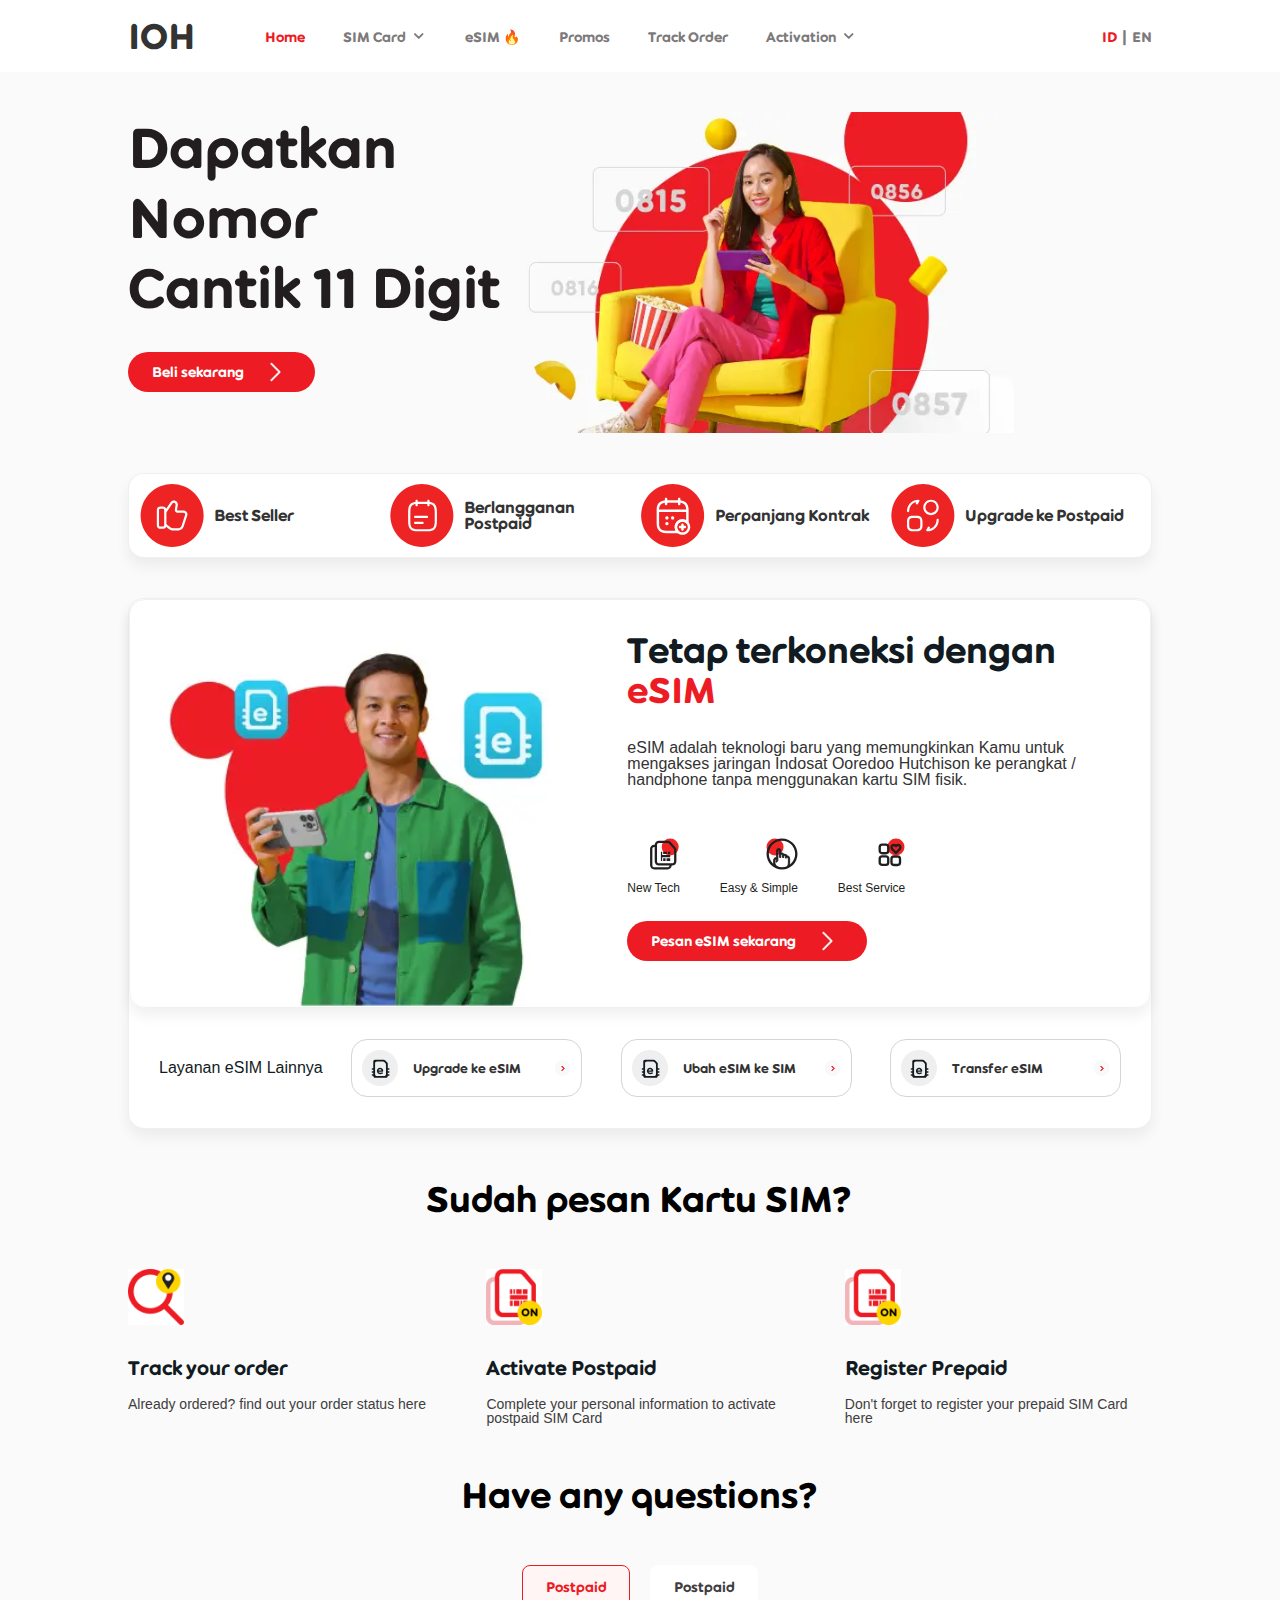
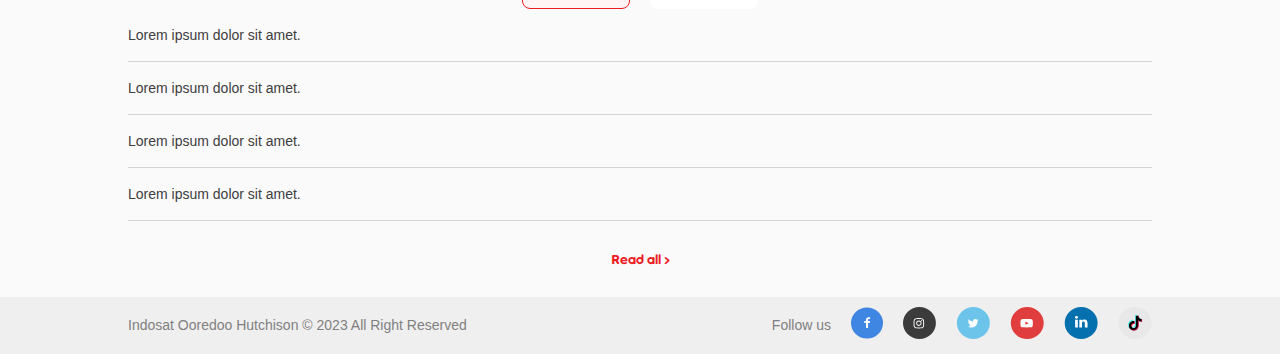
<file: index.html>
<!DOCTYPE html>
<html lang="id">
    <head>
        <meta charset="UTF-8">
        <meta name="viewport" content="width=device-width, initial-scale=1.0">
        <meta name=description content="IOH Web Store Landing Page">
        <title>IOH</title>
        <link rel="stylesheet" href="styles.css">
    </head>
    <body>
        <!-- Navigation Menu -->
        <header>
            <img id="menu-bar" src="svg/menu_bar.svg" alt="Menu Bar Icon"/>
            <a href="#">
                <h1 id="logo">
                    IOH
                </h1>
            </a>
            <nav tabindex="-1">
                <a href="#" class="active">Home</a>
                <a href="#">
                    SIM Card
                    <img src="svg/down_arrow.svg" alt="Down Arrow"/>
                </a>
                <a href="#">eSIM 🔥</a>
                <a href="#">Promos</a>
                <a href="#">Track Order</a>
                <a href="#">
                    Activation
                    <img src="svg/down_arrow.svg" alt="Down Arrow"/>
                </a>
            </nav>
            <div id="languages">
                <button id="id-button" type="button">ID</button>
                <span id="separator">|</span>
                <button id="en-button" type="button" class="active">EN</button>
            </div>
        </header>

        <main>
            <!-- Hero Section -->
            <section class="hero">
                <div>
                    <h2 lang="id">Dapatkan Nomor Cantik 11 Digit</h2>
                    <h2 lang="en">Grab Fast! 11-Digit Personlized Number</h2>
                    <button type="button">
                        <span lang="id">Beli sekarang</span>
                        <span lang="en">Buy now</span>
                        <img alt="Right Arrow" src="svg/arrow_right.svg"/>
                    </button>
                </div>
                <img src="image/hero.webp" alt="Promotional Image">
            </section>

            <!-- Feature List -->
            <section class="features">
                <div class="feature">
                    <img src="svg/best_seller.svg" alt="Best Seller"/>
                    <span lang="id">Best Seller</span>
                    <span lang="en">Best Seller</span>
                </div>
                <div class="feature">
                    <img src="svg/subscribe_postpaid.svg" alt="Subscribe Postpaid"/>
                    <span lang="id">Berlangganan Postpaid</span>
                    <span lang="en">Subscribe Postpaid</span>
                </div>
                <div class="feature">
                    <img src="svg/contract_renewal.svg" alt="Contract Renewal"/>
                    <span lang="id">Perpanjang Kontrak</span>
                    <span lang="en">Contract Renewal</span>
                </div>
                <div class="feature">
                    <img src="svg/upgrade_to_postpaid.svg" alt="Upgrade to Postpaid"/>
                    <span lang="id">Upgrade ke Postpaid</span>
                    <span lang="en">Upgrade to Postpaid</span>
                </div>
            </section>

            <!-- eSIM Section -->
            <section class="esim">
                <div>
                    <div>
                        <img src="image/e-sim.webp" alt="eSIM"/>
                        <div id="container-large">
                            <h2 lang="id">Tetap terkoneksi dengan <span>eSIM</span></h2>
                            <h2 lang="en">Stay connected with <span>eSIM</span></h2>
                            <p lang="id">eSIM adalah teknologi baru yang memungkinkan Kamu untuk mengakses jaringan Indosat Ooredoo Hutchison ke perangkat / handphone tanpa menggunakan kartu SIM fisik.</p>
                            <p lang="en">eSIM is a new technology that allows you to access the Indosat Ooredoo Hutchison network to devices/mobile phones without using a physical SIM card.</p>
                            <ul>
                                <li><img src="svg/new_tech.svg" alt="">New Tech</li>
                                <li><img src="svg/easy_&_simple.svg" alt="">Easy & Simple</li>
                                <li><img src="svg/best_service.svg" alt="">Best Service</li>
                            </ul>
                            <button id="order-button" type="button">
                                <span lang="id">Pesan eSIM sekarang</span>
                                <span lang="en">Buy eSIM</span>
                                <img src="svg/arrow_right.svg" alt="Right Arrow"/>
                            </button>
                        </div>
                    </div>
                    <div>
                        <p>Layanan eSIM Lainnya</p>
                        <div id="container-small">
                            <button type="button">
                                <span><img src="svg/e-sim.svg" alt="Upgrade e-SIM"/>
                                    <span lang="id">Upgrade ke eSIM</span>
                                    <span lang="en">Upgrade to eSIM</span>
                                </span>
                                <img src="svg/small-right-arrow.svg" alt="Small Right Arrow">
                            </button>
                            <button type="button">
                                <span><img src="svg/e-sim.svg" alt="Change e-SIM"/>
                                    <span lang="id">Ubah eSIM ke SIM</span>
                                    <span lang="en">eSIM to SIM</span>
                                </span>
                                <img src="svg/small-right-arrow.svg" alt="Small Right Arrow">
                            </button>
                            <button type="button">
                                <span><img src="svg/e-sim.svg" alt="Transfer e-SIM"/>
                                    <span lang="id">Transfer eSIM</span>
                                    <span lang="en">Transfer eSIM</span>
                                </span>
                                <img src="svg/small-right-arrow.svg" alt="Small Right Arrow">
                            </button>
                        </div>
                    </div>
                </div>
            </section>

            <!-- Order Section -->
            <section class="order">
                <h2 lang="id">Sudah pesan Kartu SIM?</h2>
                <h2 lang="en">Already place an order SIM card?</h2>
                <div>
                    <div>
                        <img src="image/track-your-order.png" alt="Track Your Order"/>
                        <h3>Track your order</h3>
                        Already ordered? find out your order status here
                    </div>
                    <div>
                        <img src="image/activate-postpaid.png" alt="Activate Postpaid"/>
                        <h3>Activate Postpaid</h3>
                        Complete your personal information to activate postpaid SIM Card
                    </div>
                    <div>
                        <img src="image/activate-postpaid.png" alt="Register Postpaid"/>
                        <h3>Register Prepaid</h3>
                        Don't forget to register your prepaid SIM Card here
                    </div>
                </div>
            </section>

            <!-- FAQ Section -->
            <section class="faq">
                <h2>Have any questions?</h2>
                <div>
                    <button type="button" class="active">Postpaid</button>
                    <button type="button">Postpaid</button>
                </div>
                <ul>
                    <li>Lorem ipsum dolor sit amet.</li>
                    <li>Lorem ipsum dolor sit amet.</li>
                    <li>Lorem ipsum dolor sit amet.</li>
                    <li>Lorem ipsum dolor sit amet.</li>
                </ul>
                <button type="button">Read all ></button>
            </section>
        </main>

        <!-- Footer -->
        <footer>
            Indosat Ooredoo Hutchison © 2023 All Right Reserved
            <span class="social-media">
                <span>Follow us</span>
                <a href="#"><img src="svg/facebook.svg" alt="facebook"/></a>
                <a href="#"><img src="svg/instagram.svg" alt="instagram"/></a>
                <a href="#"><img src="svg/twitter.svg" alt="twitter"/></a>
                <a href="#"><img src="svg/youtube.svg" alt="youtube"/></a>
                <a href="#"><img src="svg/linkedin.svg" alt="linkedin"/></a>
                <a href="#"><img src="svg/tiktok.svg" alt="tiktok"/></a>
            </span>
        </footer>

        <script src="scripts.js"></script>
    </body>
</html>
</file>
<file: styles.css>
html,body,div,span,applet,object,iframe,h1,h2,h3,h4,h5,h6,p,blockquote,pre,a,abbr,acronym,address,big,cite,code,del,dfn,em,img,ins,kbd,q,s,samp,small,strike,strong,sub,sup,tt,var,b,u,i,center,dl,dt,dd,ol,ul,li,fieldset,form,label,legend,table,caption,tbody,tfoot,thead,tr,th,td,article,aside,canvas,details,embed,figure,figcaption,footer,header,hgroup,menu,nav,output,ruby,section,summary,time,mark,audio,video{margin:0;padding:0;border:0;font-size:100%;font:inherit;vertical-align:baseline}article,aside,details,figcaption,figure,footer,header,hgroup,menu,nav,section{display:block}body{line-height:1}ol,ul{list-style:none}blockquote,q{quotes:none}blockquote:before,blockquote:after,q:before,q:after{content:'';content:none}table{border-collapse:collapse;border-spacing:0}@font-face{font-family:ooredoo;src:url("font/ooredoo-heavy.ttf"),url("font/ooredoo-heavy-webfont.woff2") format("woff2"),url("font/ooredoo-heavy-webfont.woff") format("woff");font-weight:normal;font-style:normal}html,*{font-family:ooredoo, serif;color:#333}body{background:#FAFAFA}button{color:inherit;cursor:pointer}a{text-decoration:none}html[lang=en] [lang=id],html[lang=id] [lang=en]{display:none !important}header{display:flex;justify-content:space-between;align-items:center;padding-left:10%;padding-right:10%;height:72px;background:#FFFFFF;margin-bottom:40px}header #menu-bar{display:none}header #logo{font-size:36px}header nav{display:flex;width:75%;gap:5%}header nav a{display:inline-flex;align-items:center;font-size:14px;line-height:17px;color:#7C7A7B}header nav a img{margin-left:5px;width:16px;height:16px}header #languages{display:flex;gap:0;color:#7C7A7B}header #languages button{font-size:14px;line-height:17px;padding:0;border:none;background:none}header #languages #id-button{padding-right:5px}header #languages #en-button{padding-left:5px}header #languages #separator{color:#7C7A7B}header .active{color:#ED1C24}main{padding-left:10%;padding-right:10%}main section{margin-bottom:40px}main section:last-child{margin-bottom:0}main section.hero{display:flex}main section.hero h2{width:374px;font-family:'ooredoo', serif;font-style:normal;font-weight:900;font-size:56px;line-height:70px;color:#221E20}main section.hero button{display:flex;align-items:center;padding:10px 24px;gap:15px;height:40px;background:#ED1C24;border-radius:32px;border-style:none;margin-top:30px;margin-bottom:30px}main section.hero button span{font-size:14px;line-height:20px;text-align:center;color:#FFFFFF}main section.hero button img{width:32px;height:32px;margin:0}main section.hero>img{width:50%;height:100%}main section.features{display:flex;align-items:center;background:white;padding:10px;box-shadow:0 8px 14px rgba(0,0,0,0.06);border-radius:16px;border-style:solid;border-color:rgba(0,0,0,0.06);border-width:thin}main section.features .feature{display:flex;justify-content:center;align-items:center;font-size:16px;color:#121B21;width:25%}main section.features .feature img{margin-right:10px;min-width:30px;max-width:64px;width:calc(30% - 10px);height:100%}main section.features .feature span{width:70%}main section.esim{box-shadow:0 8px 14px rgba(0,0,0,0.06);border-radius:16px;border-style:solid;border-color:rgba(0,0,0,0.06);border-width:thin;background:white}main section.esim>div>div:first-child{display:flex;box-shadow:0 8px 14px rgba(0,0,0,0.06);border-radius:16px;border-style:solid;border-color:rgba(0,0,0,0.06);border-width:thin}main section.esim>div>div:first-child>img{width:100%;height:100%;margin-left:30px;margin-right:30px}main section.esim>div>div:first-child div{margin-left:30px;margin-right:30px;padding-bottom:20px}main section.esim>div>div:first-child div h2{font-family:'Ooredoo', serif;font-style:normal;font-weight:900;font-size:36px;line-height:40px;color:#121B21;padding-top:30px;padding-bottom:30px}main section.esim>div>div:first-child div h2 span{color:#ED1C24}main section.esim>div>div:first-child div p{font-family:'Noto Sans', 'Arial', serif;margin-bottom:30px}main section.esim>div>div:first-child div ul{display:flex;gap:40px;padding-top:20px;padding-bottom:25px}main section.esim>div>div:first-child div ul li{display:flex;flex-direction:column;align-items:flex-end;height:100%;font-family:'Noto Sans', Arial, serif;font-style:normal;font-weight:400;font-size:12px;line-height:16px;color:#211E20}main section.esim>div>div:first-child div ul li img{width:32px;height:32px;padding-bottom:10px}main section.esim>div>div:first-child div button{display:flex;align-items:center;padding:10px 24px;gap:15px;height:40px;background:#ED1C24;border-radius:32px;border-style:none}main section.esim>div>div:first-child div button span{font-size:14px;line-height:20px;text-align:center;color:#FFFFFF}main section.esim>div>div:first-child div button img{width:32px;height:32px;margin:0}main section.esim>div>div:nth-child(2){display:flex;align-items:center;padding:30px}main section.esim>div>div:nth-child(2) p{width:25%;font-family:'Noto Sans', Arial, serif;font-style:normal;font-weight:400;font-size:16px;line-height:40px;color:#121B21}main section.esim>div>div:nth-child(2) div{display:flex;align-items:center;justify-content:space-between;height:60px;width:100%;box-sizing:border-box}main section.esim>div>div:nth-child(2) div button{display:flex;align-items:center;justify-content:space-between;background:#FFFFFF;border:1px solid #D6D5D6;border-radius:16px;width:30%;padding:10px}main section.esim>div>div:nth-child(2) div button span{display:flex;align-items:center}main section.esim>div>div:nth-child(2) div button span img{padding-right:15px}main section.order{margin-top:50px;margin-bottom:50px;text-align:center}main section.order h2{width:100%;height:40px;font-family:'Ooredoo', serif;font-style:normal;font-weight:900;font-size:36px;line-height:40px;color:#000000;padding-bottom:50px}main section.order>div{display:flex;justify-content:space-between;width:100%}main section.order>div>div{text-align:left;width:30%;font-family:'Noto Sans', Arial, serif;font-style:normal;font-weight:400;font-size:14px;color:#403D3E}main section.order>div>div img{width:56px;height:56px;padding-bottom:30px}main section.order>div>div h3{font-family:'ooredoo', serif;font-style:normal;font-weight:900;font-size:20px;color:#121B21;padding-bottom:20px}main section.faq{margin-top:50px;text-align:center}main section.faq h2{width:100%;height:40px;font-family:'Ooredoo', serif;font-style:normal;font-weight:900;font-size:36px;line-height:40px;color:#000000;padding-bottom:50px}main section.faq div{display:flex;justify-content:center;gap:20px}main section.faq div button{width:108px;height:44px;background:#FFFFFF;border-radius:8px;border-style:none;font-family:'Ooredoo', serif;font-style:normal;font-weight:900;font-size:14px;line-height:20px;text-align:center;color:#403D3E}main section.faq div button.active{width:108px;height:44px;background:#FFF5F5;border:1px solid #ED1C24;border-radius:8px;font-family:'Ooredoo', serif;font-style:normal;font-weight:900;font-size:14px;line-height:20px;text-align:center;color:#ED1C24}main section.faq li{display:flex;flex-direction:row;justify-content:space-between;align-items:center;padding:16px 0px;gap:9px;border-bottom:1px solid #D6D5D6;text-align:left;height:20px;font-family:'Noto Sans', Arial, serif;font-style:normal;font-weight:400;font-size:14px;line-height:20px;color:#403D3E}main section.faq>button{border-style:none;background:none;color:#ED1C24;padding:30px}footer{display:flex;justify-content:space-between;align-items:center;background:#F0EFEF;font-family:'Noto Sans', Arial, serif;font-style:normal;font-weight:400;font-size:14px;line-height:19px;color:gray;padding:10px 10%}footer span{display:flex;justify-content:space-between;align-items:center;gap:20px;color:gray}@media only screen and (max-width: 800px){header{margin-bottom:0}header #menu-bar{display:block;width:54px;height:54px;cursor:pointer}header nav{box-sizing:border-box;display:flex;position:fixed;left:-200px;top:0;width:200px;background:#111;flex-direction:column;height:100%;gap:10px;padding:30px 20px;transition:0.5s}header nav a{height:30px;border-bottom-style:solid;border-color:white;border-width:1px;padding-left:10px;padding-right:10px}main{padding:0}main .hero{justify-content:center;margin-bottom:0;background:linear-gradient(180deg, #FFD500 0%, #FFB64A 100%)}main .hero h2{font-size:40px !important;width:unset !important;height:unset !important;line-height:unset !important;margin-left:20%;margin-right:20%;padding-top:30px;padding-bottom:20px}main .hero div{display:flex;flex-direction:column;justify-content:center;text-align:center}main .hero div button{align-self:center}main .hero>img{display:none}main .features{padding-top:20px !important;padding-bottom:20px !important;border-radius:0 !important;border-style:none !important;box-shadow:0 0 0 0 !important;margin-bottom:0;align-items:start !important}main .features .feature{display:flex;flex-direction:column;justify-content:center;text-align:center;font-size:12px !important}main .features .feature img{width:30px !important;padding-bottom:20px}main .features .feature span{width:100% !important}main .esim{border-radius:0 !important;border-style:none !important;box-shadow:0 0 0 0 !important;padding:30px 15px 30px;background:linear-gradient(to bottom right, rgba(255,0,0,0.2), #FAFAFA, #FAFAFA, #FAFAFA, rgba(255,255,0,0.2)) !important}main .esim>div{background:white;border-radius:16px !important;border-style:solid !important;border-width:1px;border-color:rgba(0,0,0,0.1);box-shadow:1px 8px 14px rgba(0,0,0,0.06)}main .esim>div>div:nth-child(1){background:unset !important;border-radius:0 !important;border-style:unset !important;box-shadow:0 0 0 0 !important;width:100%}main .esim>div>div:nth-child(1)>img{display:none}main .esim>div>div:nth-child(1) div{display:flex;flex-direction:column;justify-content:left;text-align:left;margin:0 !important;padding-bottom:0;padding-left:15px;padding-right:15px;border-radius:0 !important;border-style:none !important;box-shadow:0 0 0 0 !important;width:100%}main .esim>div>div:nth-child(1) div h2 span{background:linear-gradient(to right, red, #ff0);-webkit-background-clip:text;-webkit-text-fill-color:transparent}main .esim>div>div:nth-child(1) div ul{display:flex;justify-content:space-between}main .esim>div>div:nth-child(1) div ul li{text-align:left;width:50%}main .esim>div>div:nth-child(1) div button{border-radius:10px !important;width:calc(50%)}main .esim>div>div:nth-child(1) div button img{display:none}main .esim>div>div:nth-child(2){background:unset !important;padding-top:0 !important;padding-left:15px !important;padding-right:15px !important;border-style:none !important}main .esim>div>div:nth-child(2) p{display:none}main .esim>div>div:nth-child(2) div{display:grid !important;grid-template-columns:auto auto;gap:10px;height:100% !important;justify-content:unset !important;padding:0 !important;border-radius:0 !important;border-style:none !important;box-shadow:0 0 0 0 !important}main .esim>div>div:nth-child(2) div button{box-sizing:border-box;width:100% !important;justify-content:space-around !important;border-radius:10px !important;border-style:none !important;height:100%;background:rgba(255,0,0,0.1) !important}main .esim>div>div:nth-child(2) div button:first-child{border-style:solid !important;border-color:red}main .esim>div>div:nth-child(2) div button:first-child span{color:red}main .esim>div>div:nth-child(2) div button img{display:none}main .order{padding-left:5%;padding-right:5%}main .order div{display:flex;flex-direction:column;justify-content:center;width:100% !important;padding-bottom:20px}main .order div img{width:40px !important;height:100% !important}main .faq{margin:15px}main .faq h2{font-size:25px !important}footer{display:flex;flex-direction:column-reverse;text-align:center}footer span{padding-top:10px;padding-bottom:10px}footer span span{display:none}footer span img{width:32px;height:32px}}
/*# sourceMappingURL=styles.css.map */
</file>
